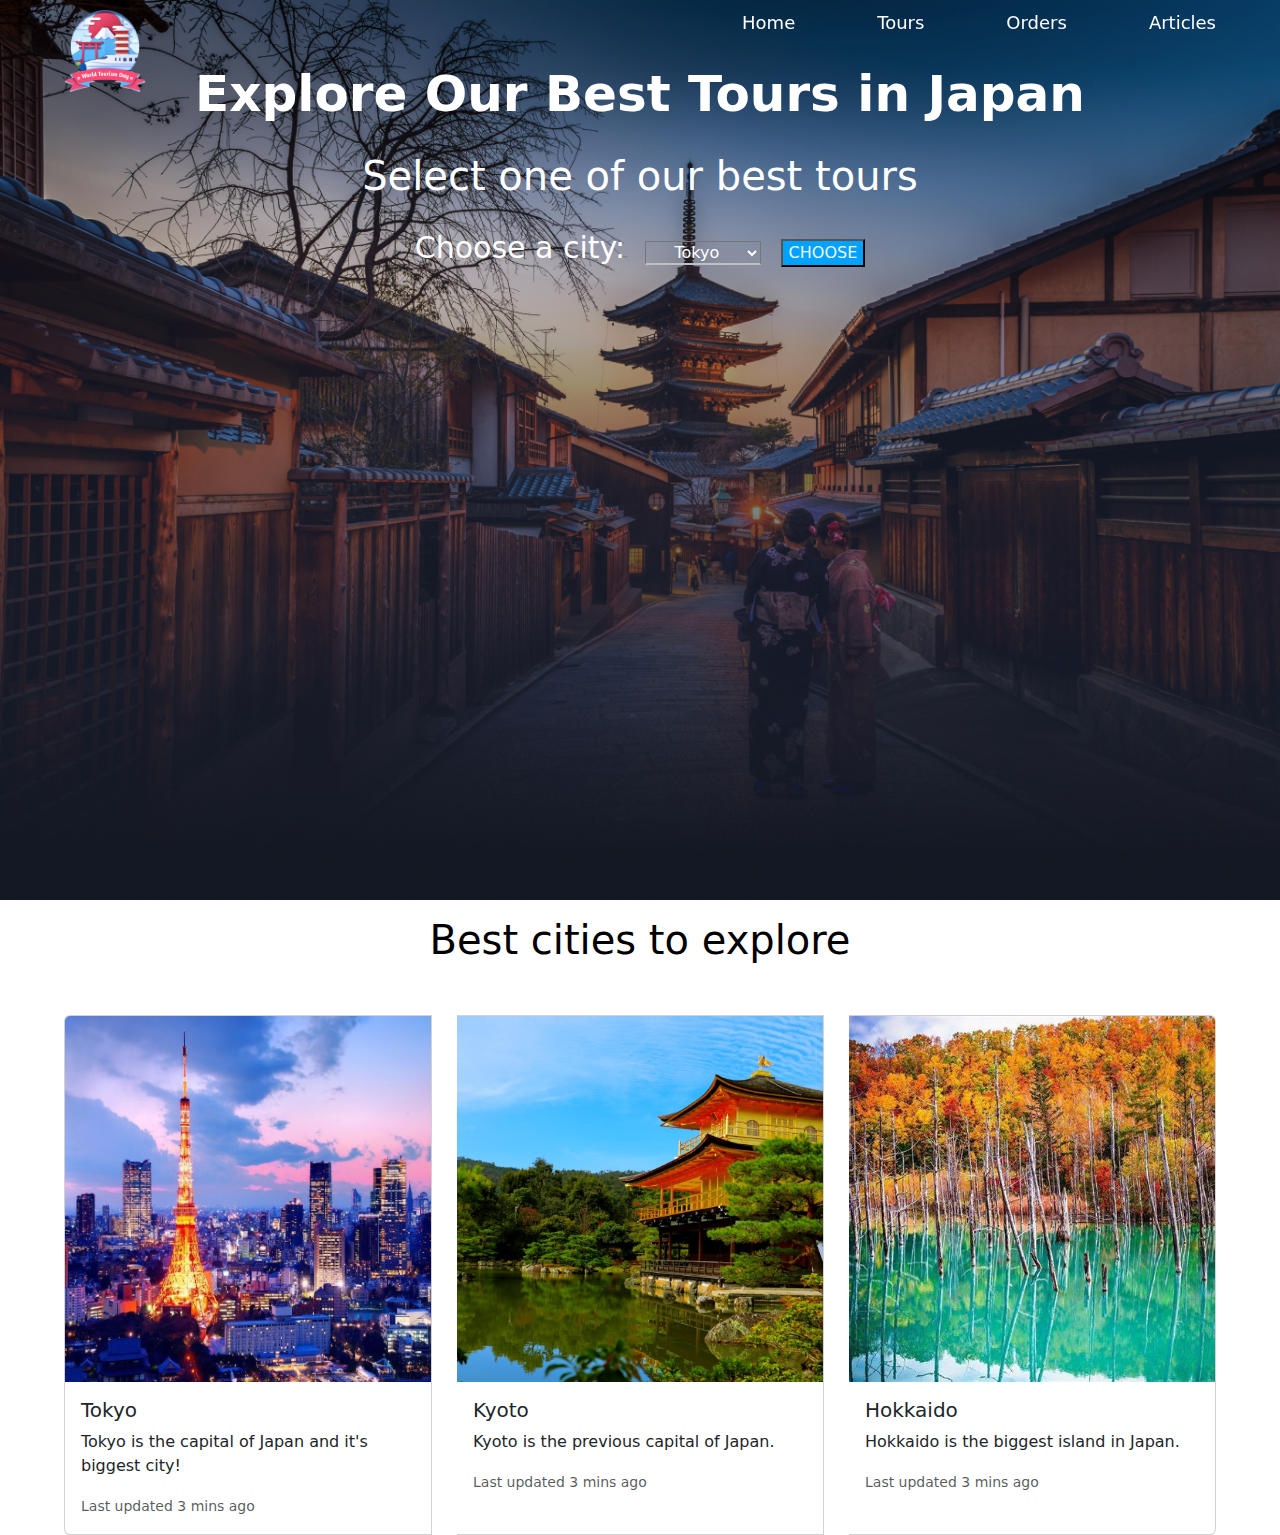
<file: tours.html>
<!DOCTYPE html>
<html lang="en">
<head>
    <meta charset="UTF-8">
    <meta name="viewport" content="width=device-width, initial-scale=1.0">
    <link rel="stylesheet" href="main.css">
    <link rel="stylesheet" href="tours.css">
    <link href="https://cdn.jsdelivr.net/npm/bootstrap@5.3.2/dist/css/bootstrap.min.css" rel="stylesheet">
    <script src="https://cdn.jsdelivr.net/npm/bootstrap@5.3.2/dist/js/bootstrap.bundle.min.js"></script>
    <title>Tours</title>
</head>
<body>
    <header class="header">
        <div class="wrapper">
            <div class="header_wrapper">
                <div class="header_logo">
                    <a href="index.html" class="header_logo-link">
                        <img class ="header_logo-img" src="./img/logo.png" alt="">
                    </a>
                </div>
                <nav class="header_nav">
                    <ul class="header_list">
                        <li class="header_item">
                            <a href="index.html" class="header_link">Home</a>
                        </li>
                        <li class="header_item">
                            <a href="tours.html" class="header_link">Tours</a>
                        </li>
                        <li class="header_item">
                            <a href="" class="header_link">Orders</a>
                        </li>
                        <li class="header_item">
                            <a href="" class="header_link">Articles</a>
                        </li>
                    </ul>
                </nav>
            </div>

        </div>
    </header>

    <main class="tours_main">
        <section class="tours_intro">
            <div class="wrapper">
                <div class="tours_intro_wrapper">
                    <h1 class="tours_intro_title">
                        Explore Our Best Tours in Japan
                    </h1>
                    <h2 class="tours_intro_subtitle">Select one of our best tours</h2>
                    <form class="tours_intro_form" action="/action_page.php">
                        <label class = "tours_intro_form_label" for="tours">Choose a city:</label>
                        <select class = "tours_intro_form_select" id="tours" name="tours">
                          <option class = "tours_intro_form_option" value="tokyo" selected>Tokyo</option>
                          <option class = "tours_intro_form_option" value="kyoto">Kyoto</option>
                          <option class = "tours_intro_form_option" value="okinawa">Okinawa</option>
                          <option class = "tours_intro_form_option" value="osaka">Osaka</option>
                          <option class = "tours_intro_form_option" value="hokaido">Hokaido</option>
                        </select>
                        <input type="submit" class = "tours_intro_form_submit" value="Choose">
                      </form>
                </div>
            </div>
        </section>
        <section class="tours_photo_gallery">
            <div class="gallery_wrapper">
                <h2 class="gallery_title">
                    Best cities to explore
                </h2>
                <div class="card-group">
                    <div class="card">
                      <img src="./img/tokyo_card.jpg" class="card-img-top" alt="Tokyo">
                      <div class="card-body">
                        <h5 class="card-title">Tokyo</h5>
                        <p class="card-text">Tokyo is the capital of Japan and it's biggest city!</p>
                        <p class="card-text"><small class="text-muted">Last updated 3 mins ago</small></p>
                      </div>
                    </div>
                    <div class="card">
                      <img src="./img/kyoto_card.jpg" class="card-img-top" alt="Kyoto">
                      <div class="card-body">
                        <h5 class="card-title">Kyoto</h5>
                        <p class="card-text">Kyoto is the previous capital of Japan.</p>
                        <p class="card-text"><small class="text-muted">Last updated 3 mins ago</small></p>
                      </div>
                    </div>
                    <div class="card">
                      <img src="./img/hokkaido_card.jpg" class="card-img-top" alt="Hokkaido">
                      <div class="card-body">
                        <h5 class="card-title">Hokkaido</h5>
                        <p class="card-text">Hokkaido is the biggest island in Japan.</p>
                        <p class="card-text"><small class="text-muted">Last updated 3 mins ago</small></p>
                      </div>
                    </div>
                  </div>
            </div>
        </section>
    </main>
</body>
</html>
</file>
<file: main.css>
html, body, div, span, applet, object, iframe,
h1, h2, h3, h4, h5, h6, p, blockquote, pre,
a, abbr, acronym, address, big, cite, code,
del, dfn, em, img, ins, kbd, q, s, samp,
small, strike, strong, sub, sup, tt, var,
b, u, i, center,
dl, dt, dd, ol, ul, li,
fieldset, form, label, legend,
table, caption, tbody, tfoot, thead, tr, th, td,
article, aside, canvas, details, embed,
figure, figcaption, footer, header, hgroup,
menu, nav, output, ruby, section, summary,
time, mark, audio, video {
  margin: 0;
	padding: 0;
	border: 0;
	font-size: 100%;
	font: inherit;
	vertical-align: baseline;
}

html{
    box-sizing: border-box;
}

*, *::before, *::after{
    box-sizing: inherit;
}

.header{
    position: fixed;
    top: 0;
    left: 0;
    width: 100%;
}

.wrapper{
    
    max-width: 90%;
    margin: 0 auto;
}

body{
    font-family: 'Lato', sans-serif;
    font-style: normal;
    font-size: 16px;
    line-height: 1.2;
    font-weight: normal;
    color: #102746;
}

.header_wrapper{
    margin-top: 10px;
    display:flex;
    flex-wrap: wrap;
    align-items: flex-end;
    justify-content: space-between;
}

.header_logo-img{
    width: 82px;
    height: 82px;
}

.header_list{
    padding-bottom: 40px;
    display: flex;
    flex-wrap: wrap;
    list-style-type: none;
}

.header_item{
    
    margin-right: 82px;
    text-decoration: none;
}

.header_item:last-child{
    margin-right: 0px;
}

.header_link{
    font-size: 18px;
    line-height: 24px;
    color:white;
    text-decoration: none;
}

.header_link:hover, .header_link:focus, .header_link:active{
    opacity: 0.75;
}

.main{
    top: 0;
    left: 0;
    width: 100%;
}

.intro{
    height: 100vh;
    background: linear-gradient(rgba(0, 0, 0, 0.5), rgba(0, 0, 0, 0.5)), url(./img/main_background.jpg) no-repeat center;
    background-size: cover;
    padding-top: 15%;
}

.intro_wrapper{
    max-width: 40%;
}

.intro_title{
    font-weight: 500;
    font-size: 50px;
    line-height: 60px;
    color:white;
    margin-bottom: 22px;
}

.intro_subtitle{
    color: white;
    font-size: 16px;
    line-height: 24px;
    max-width: 80%;
}
</file>
<file: tours.css>
.tours_intro{
    height: 100vh;
    background: url(./img/tours_background.jpg) no-repeat center;
    background-size: cover;
    padding-top: 5%;
}

.tours_intro_title{
    text-align: center;
    font-weight: bold;
    font-size: 50px;
    line-height: 60px;
    color:white;
    margin-bottom: 22px;
}

.tours_intro_subtitle{
    text-align: center;
    font-weight: 500;
    font-size: 40px;
    line-height: 60px;
    color:white;
    margin-bottom: 22px;    
}

.tours_intro_form{
    text-align: center;
}

.tours_intro_form_label{
    text-align: center;
    font-weight: 500;
    font-size: 30px;
    line-height: 40px;
    color:white;
    margin-bottom: 22px;
    margin-right: 15px;
}

.tours_intro_form_select{
    background-color: transparent;
    top: 50%;
    left: 50%;
    width: 10%;
    text-align: center;
    font-weight: 500;
    font-size: 16px;
    line-height: 22px;
    color:white;
    margin-bottom: 22px;
    margin-right: 15px;
    border-bottom: 2px solid #BFC0C5;
}

.tours_intro_form_option{
    text-align: center;
    font-weight: 500;
    font-size: 16px;
    line-height: 22px;
    color:rgb(50, 143, 197);
    margin-bottom: 22px;
}

.tours_intro_form_submit{
    background-color: rgb(0, 162, 255);
    text-align: center;
    font-weight: 500;
    font-size: 16px;
    text-transform: uppercase;
    line-height: 22px;
    color:aliceblue;
    margin-bottom: 22px;
}
.tours_photo_gallery
{
    max-width: 90%;
    margin: 0 auto;

}

.card_desc{
    background-color: rgb(0, 162, 255);
    text-align: center;
    font-weight: 500;
    font-size: 16px;
    text-transform: uppercase;
    line-height: 22px;
    color:aliceblue;
    margin-bottom: 22px;
}

.gallery_title{
    margin-top: 10px;
    text-align: center;
    font-weight: 500;
    font-size: 40px;
    line-height: 60px;
    color:black;
    margin-bottom: 45px;
}

.card{
    margin-right: 25px;
}

.card:last-child{
    margin-right: 0px;
}
</file>
